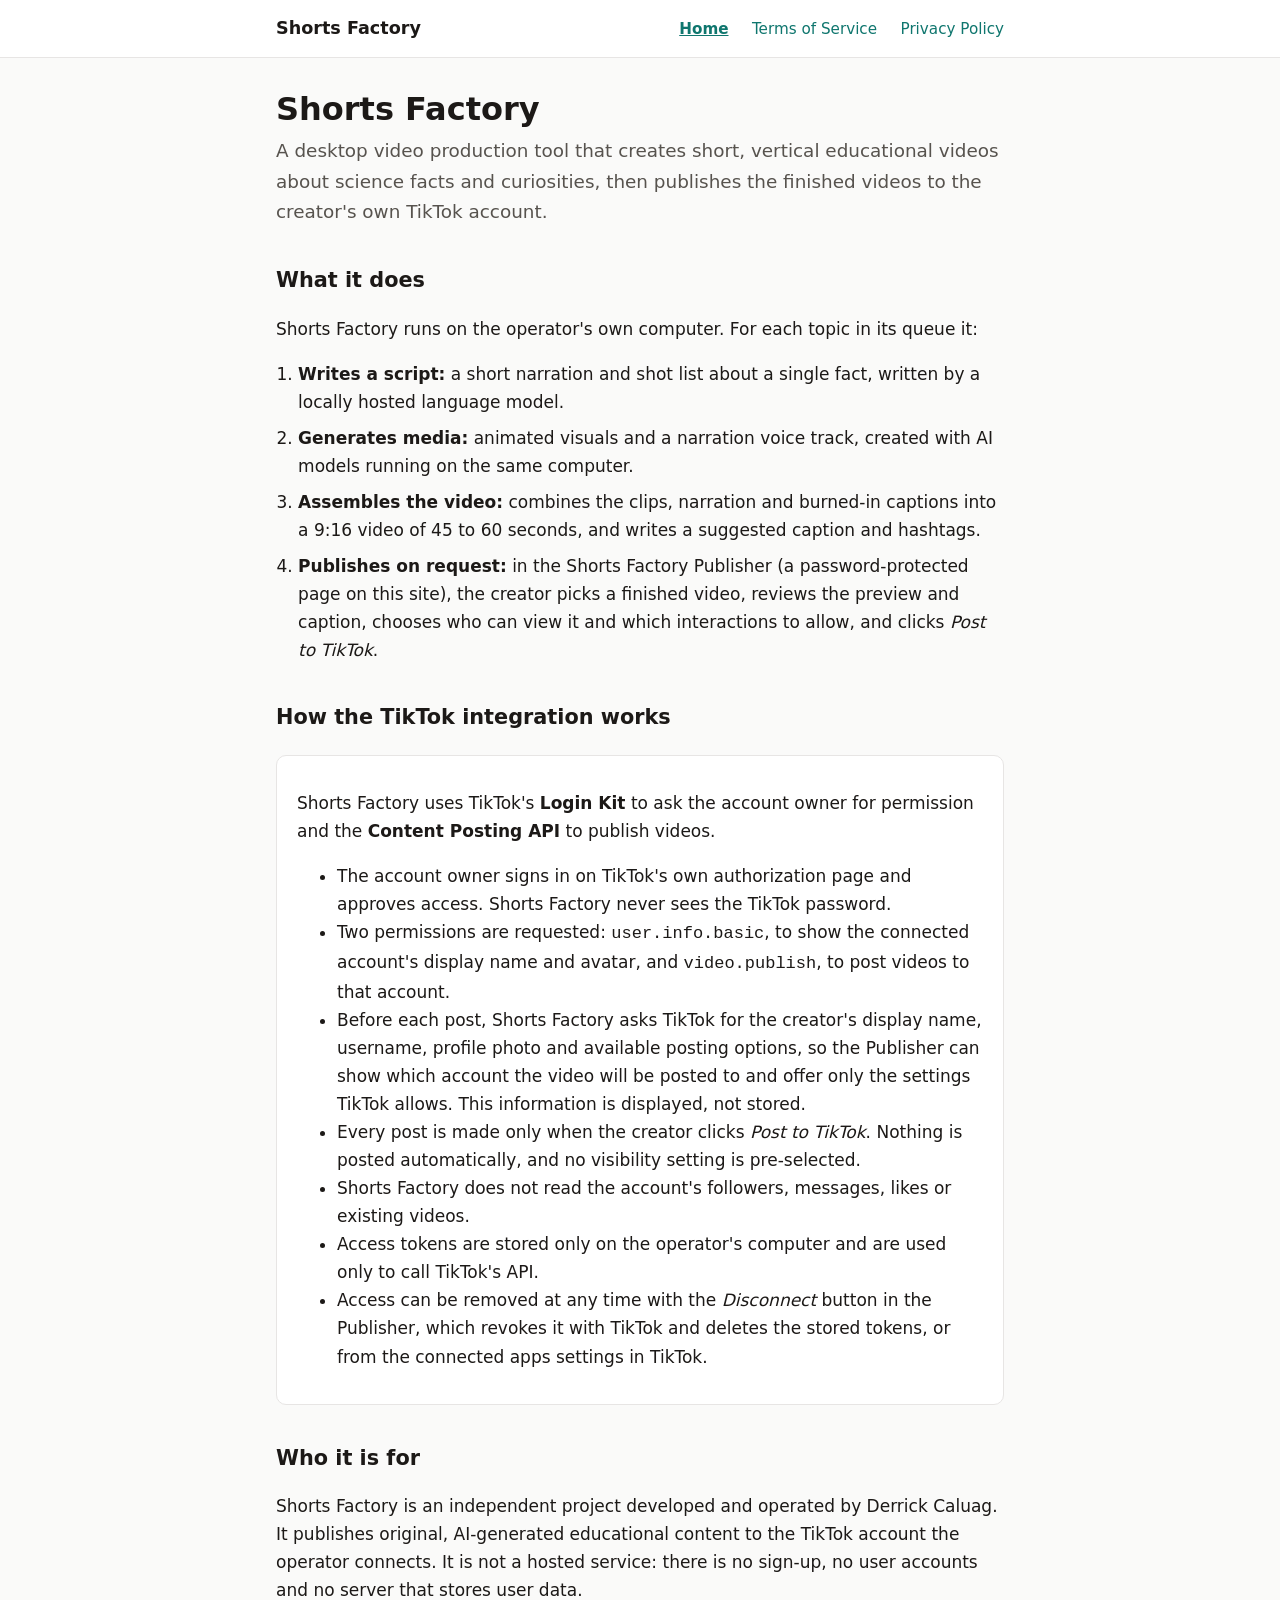
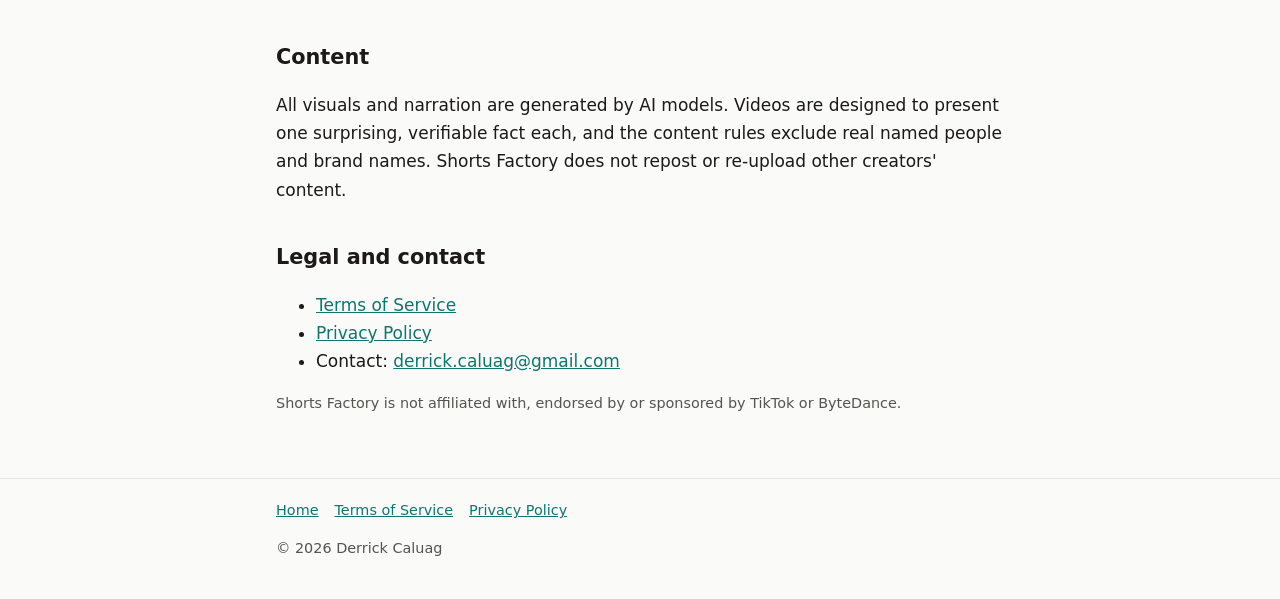
<file: docs/index.html>
<!DOCTYPE html>
<html lang="en">
<head>
  <meta charset="utf-8">
  <meta name="viewport" content="width=device-width, initial-scale=1">
  <title>Shorts Factory</title>
  <meta name="description" content="Shorts Factory is a desktop tool that produces short educational science and trivia videos and publishes them to the creator's own TikTok account.">
  <link rel="stylesheet" href="style.css">
</head>
<body>
  <header class="site">
    <div class="inner">
      <a class="brand" href="./">Shorts Factory</a>
      <nav>
        <a href="./" aria-current="page">Home</a>
        <a href="terms.html">Terms of Service</a>
        <a href="privacy.html">Privacy Policy</a>
      </nav>
    </div>
  </header>

  <main>
    <h1>Shorts Factory</h1>
    <p class="lead">A desktop video production tool that creates short, vertical educational videos about science facts and curiosities, then publishes the finished videos to the creator's own TikTok account.</p>

    <h2>What it does</h2>
    <p>Shorts Factory runs on the operator's own computer. For each topic in its queue it:</p>
    <ol class="steps">
      <li><strong>Writes a script:</strong> a short narration and shot list about a single fact, written by a locally hosted language model.</li>
      <li><strong>Generates media:</strong> animated visuals and a narration voice track, created with AI models running on the same computer.</li>
      <li><strong>Assembles the video:</strong> combines the clips, narration and burned-in captions into a 9:16 video of 45 to 60 seconds, and writes a suggested caption and hashtags.</li>
      <li><strong>Publishes on request:</strong> in the Shorts Factory Publisher (a password-protected page on this site), the creator picks a finished video, reviews the preview and caption, chooses who can view it and which interactions to allow, and clicks <em>Post to TikTok</em>.</li>
    </ol>

    <h2>How the TikTok integration works</h2>
    <div class="card">
      <p>Shorts Factory uses TikTok's <strong>Login Kit</strong> to ask the account owner for permission and the <strong>Content Posting API</strong> to publish videos.</p>
      <ul>
        <li>The account owner signs in on TikTok's own authorization page and approves access. Shorts Factory never sees the TikTok password.</li>
        <li>Two permissions are requested: <code>user.info.basic</code>, to show the connected account's display name and avatar, and <code>video.publish</code>, to post videos to that account.</li>
        <li>Before each post, Shorts Factory asks TikTok for the creator's display name, username, profile photo and available posting options, so the Publisher can show which account the video will be posted to and offer only the settings TikTok allows. This information is displayed, not stored.</li>
        <li>Every post is made only when the creator clicks <em>Post to TikTok</em>. Nothing is posted automatically, and no visibility setting is pre-selected.</li>
        <li>Shorts Factory does not read the account's followers, messages, likes or existing videos.</li>
        <li>Access tokens are stored only on the operator's computer and are used only to call TikTok's API.</li>
        <li>Access can be removed at any time with the <em>Disconnect</em> button in the Publisher, which revokes it with TikTok and deletes the stored tokens, or from the connected apps settings in TikTok.</li>
      </ul>
    </div>

    <h2>Who it is for</h2>
    <p>Shorts Factory is an independent project developed and operated by Derrick Caluag. It publishes original, AI-generated educational content to the TikTok account the operator connects. It is not a hosted service: there is no sign-up, no user accounts and no server that stores user data.</p>

    <h2>Content</h2>
    <p>All visuals and narration are generated by AI models. Videos are designed to present one surprising, verifiable fact each, and the content rules exclude real named people and brand names. Shorts Factory does not repost or re-upload other creators' content.</p>

    <h2>Legal and contact</h2>
    <ul>
      <li><a href="terms.html">Terms of Service</a></li>
      <li><a href="privacy.html">Privacy Policy</a></li>
      <li>Contact: <a href="mailto:derrick.caluag@gmail.com">derrick.caluag@gmail.com</a></li>
    </ul>
    <p class="meta">Shorts Factory is not affiliated with, endorsed by or sponsored by TikTok or ByteDance.</p>
  </main>

  <footer class="site">
    <div class="inner">
      <a href="./">Home</a><a href="terms.html">Terms of Service</a><a href="privacy.html">Privacy Policy</a>
      <p>&copy; 2026 Derrick Caluag</p>
    </div>
  </footer>
</body>
</html>
</file>
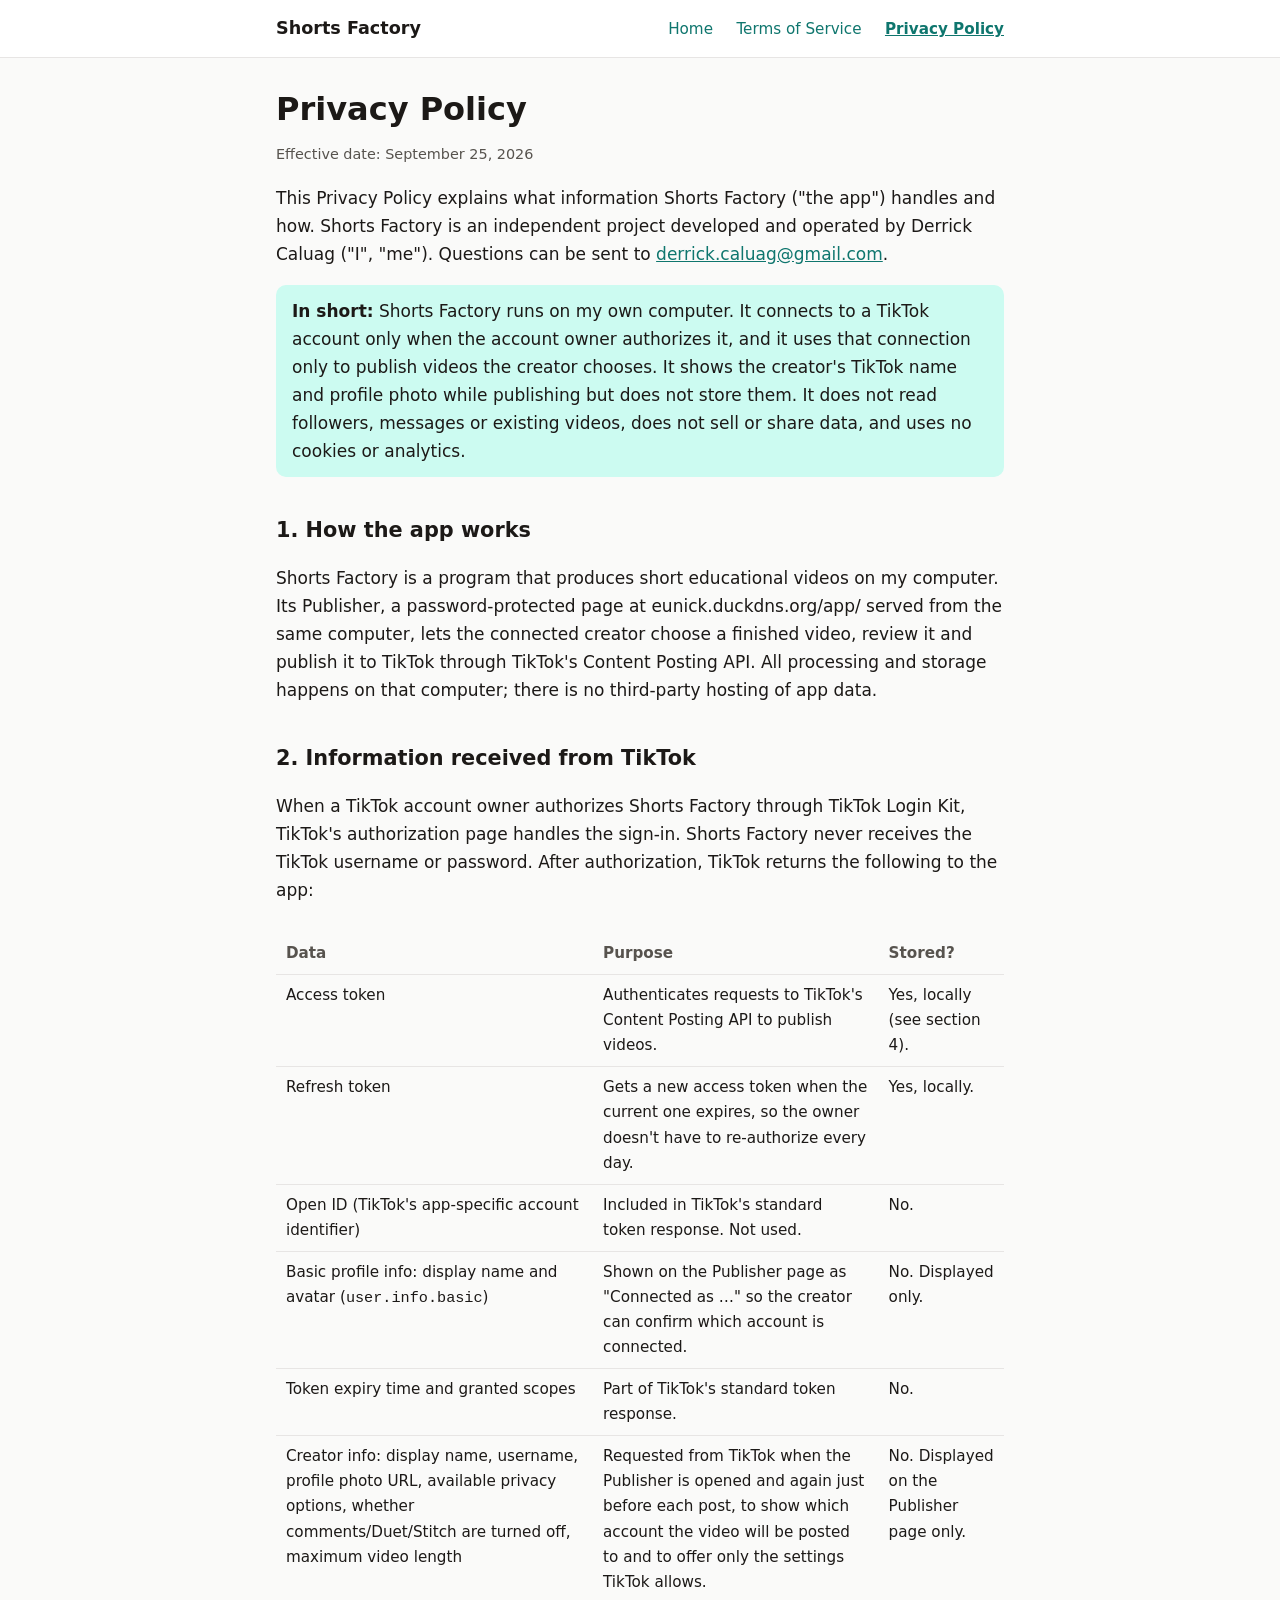
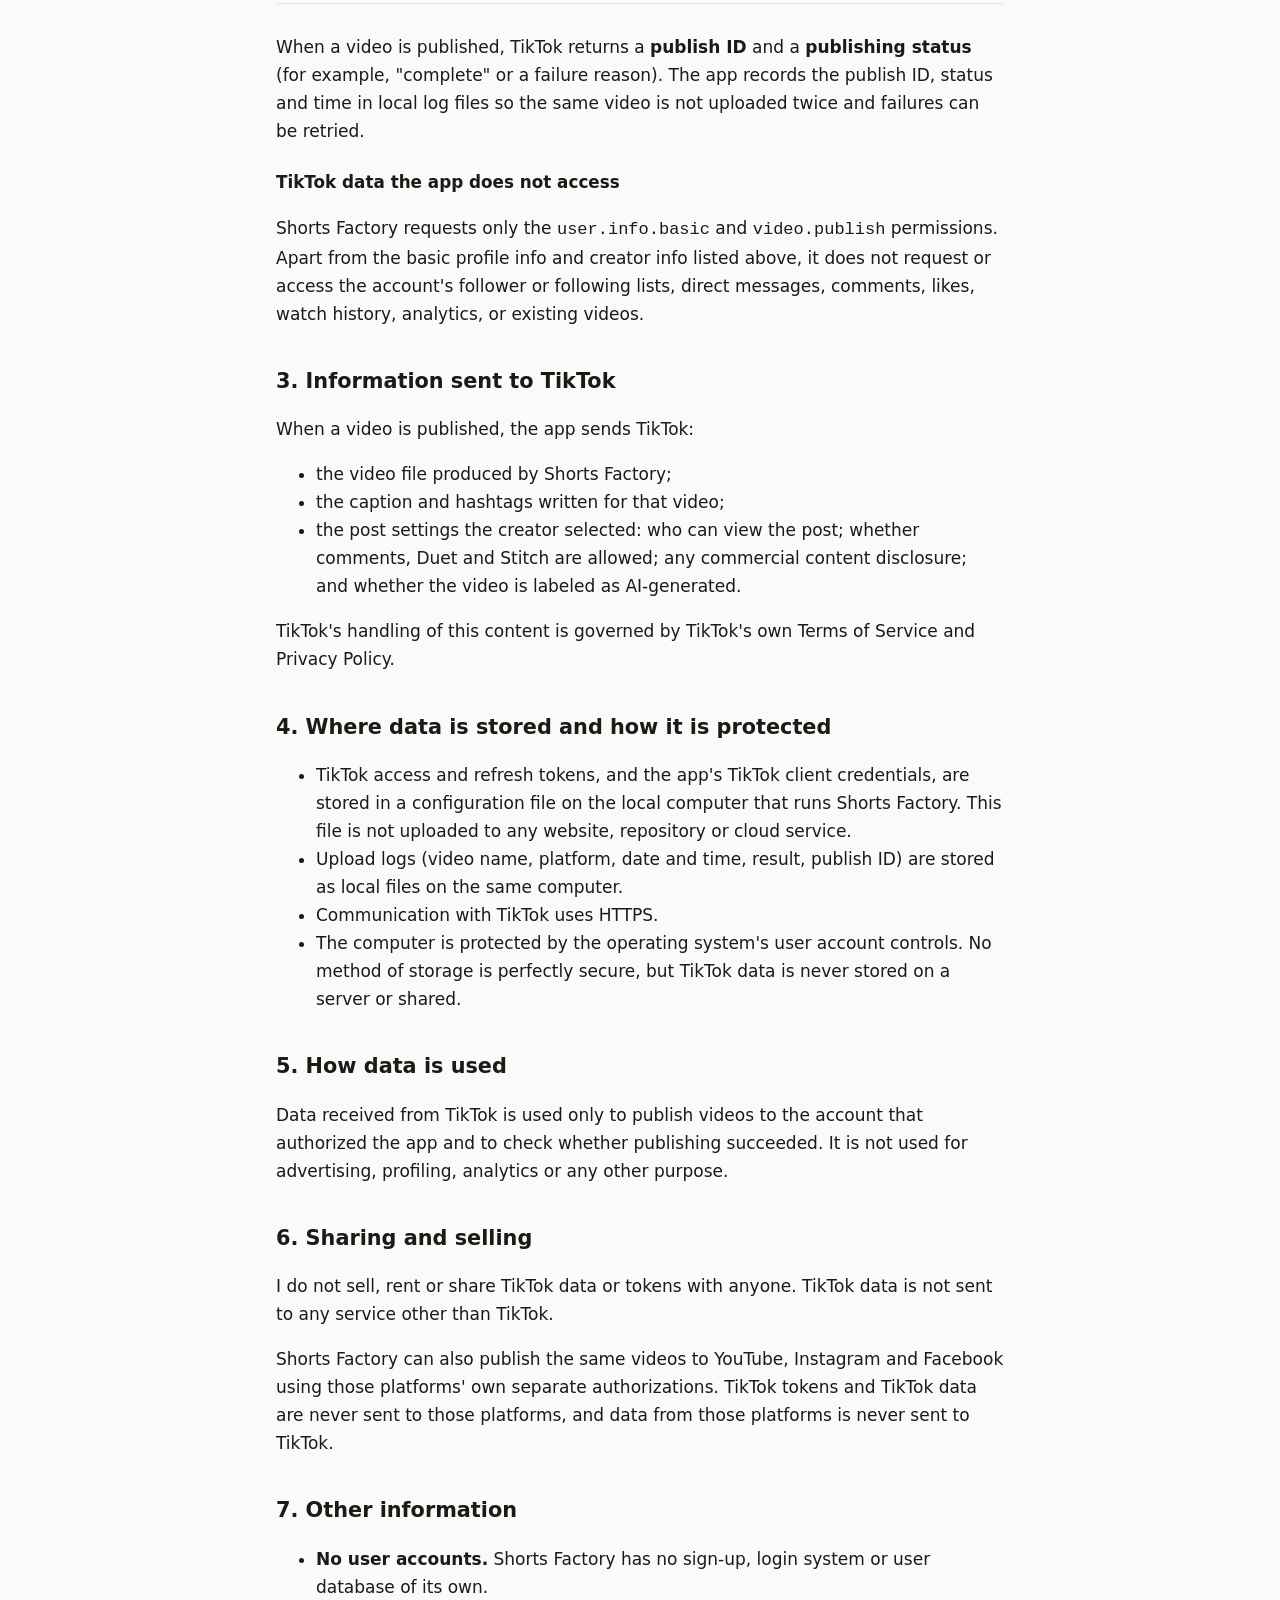
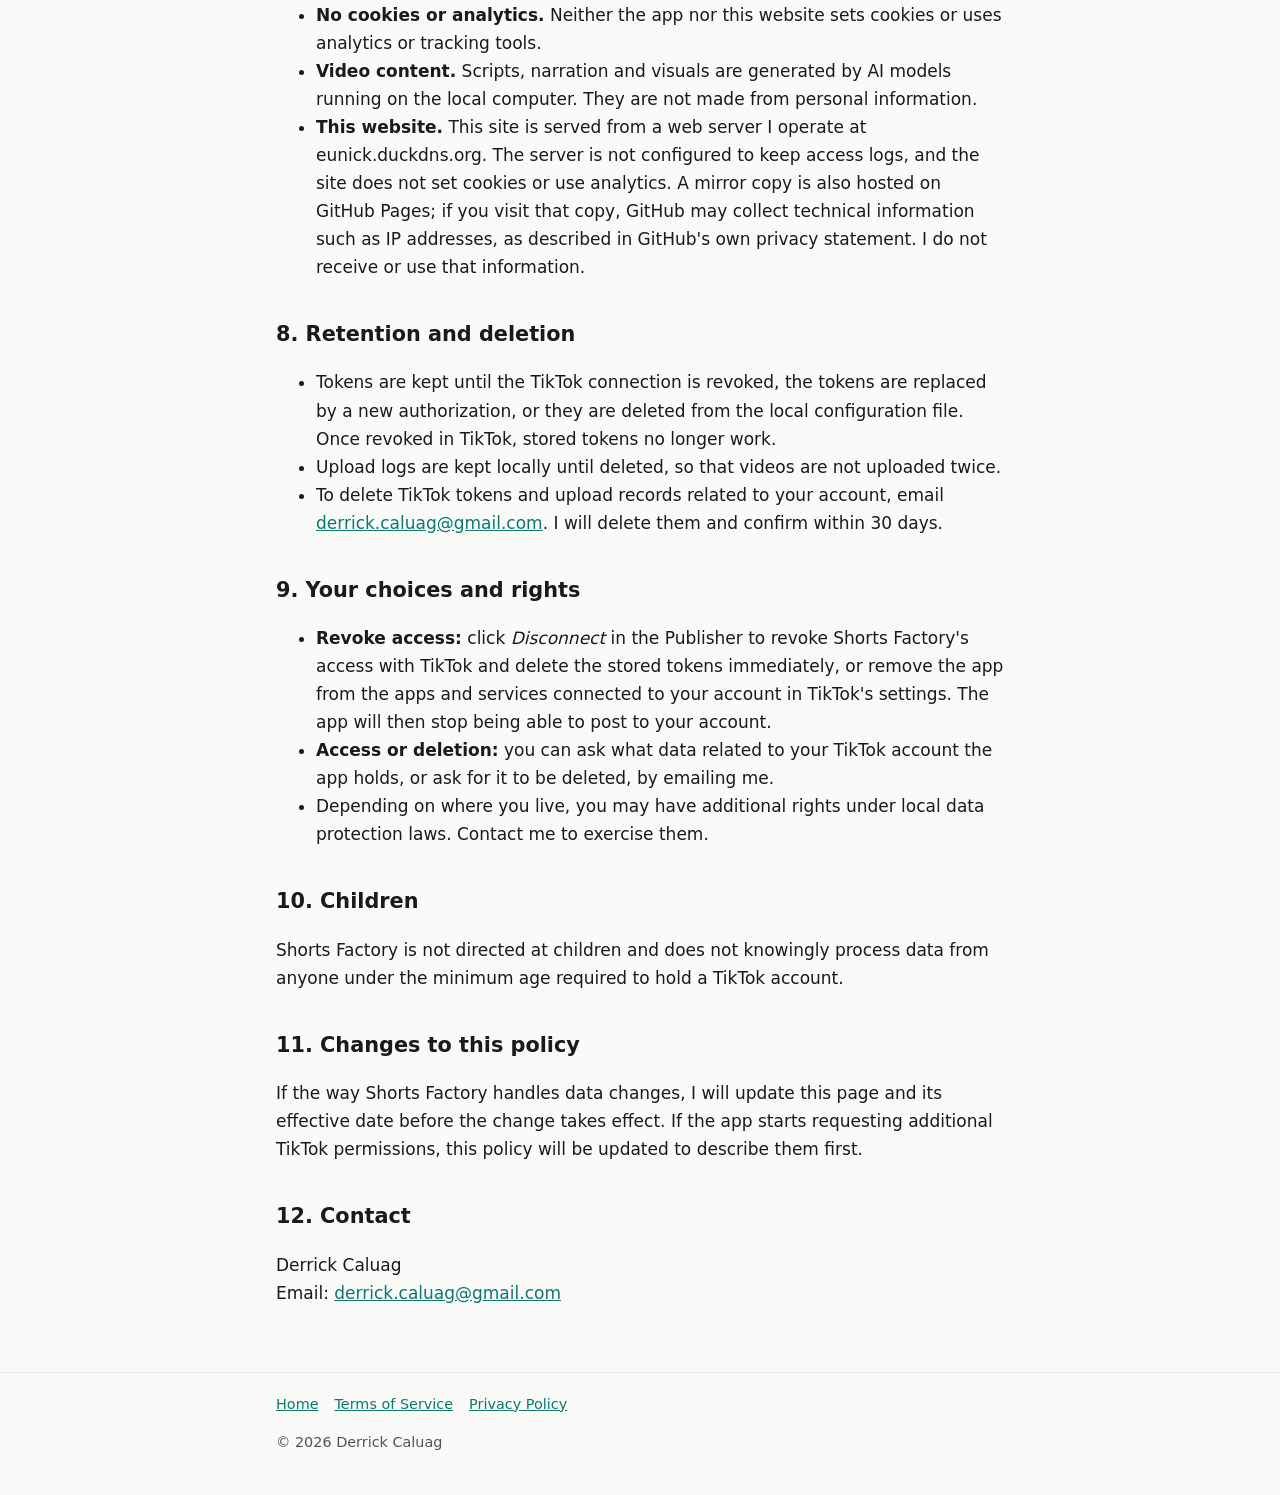
<file: docs/privacy.html>
<!DOCTYPE html>
<html lang="en">
<head>
  <meta charset="utf-8">
  <meta name="viewport" content="width=device-width, initial-scale=1">
  <title>Privacy Policy · Shorts Factory</title>
  <meta name="description" content="How Shorts Factory handles data, including data received through TikTok Login Kit and the Content Posting API.">
  <link rel="stylesheet" href="style.css">
</head>
<body>
  <header class="site">
    <div class="inner">
      <a class="brand" href="./">Shorts Factory</a>
      <nav>
        <a href="./">Home</a>
        <a href="terms.html">Terms of Service</a>
        <a href="privacy.html" aria-current="page">Privacy Policy</a>
      </nav>
    </div>
  </header>

  <main>
    <h1>Privacy Policy</h1>
    <p class="meta">Effective date: September 25, 2026</p>

    <p>This Privacy Policy explains what information Shorts Factory ("the app") handles and how. Shorts Factory is an independent project developed and operated by Derrick Caluag ("I", "me"). Questions can be sent to <a href="mailto:derrick.caluag@gmail.com">derrick.caluag@gmail.com</a>.</p>

    <div class="note">
      <strong>In short:</strong> Shorts Factory runs on my own computer. It connects to a TikTok account only when the account owner authorizes it, and it uses that connection only to publish videos the creator chooses. It shows the creator's TikTok name and profile photo while publishing but does not store them. It does not read followers, messages or existing videos, does not sell or share data, and uses no cookies or analytics.
    </div>

    <h2>1. How the app works</h2>
    <p>Shorts Factory is a program that produces short educational videos on my computer. Its Publisher, a password-protected page at eunick.duckdns.org/app/ served from the same computer, lets the connected creator choose a finished video, review it and publish it to TikTok through TikTok's Content Posting API. All processing and storage happens on that computer; there is no third-party hosting of app data.</p>

    <h2>2. Information received from TikTok</h2>
    <p>When a TikTok account owner authorizes Shorts Factory through TikTok Login Kit, TikTok's authorization page handles the sign-in. Shorts Factory never receives the TikTok username or password. After authorization, TikTok returns the following to the app:</p>
    <div class="table-wrap">
      <table>
        <thead><tr><th>Data</th><th>Purpose</th><th>Stored?</th></tr></thead>
        <tbody>
          <tr><td>Access token</td><td>Authenticates requests to TikTok's Content Posting API to publish videos.</td><td>Yes, locally (see section 4).</td></tr>
          <tr><td>Refresh token</td><td>Gets a new access token when the current one expires, so the owner doesn't have to re-authorize every day.</td><td>Yes, locally.</td></tr>
          <tr><td>Open ID (TikTok's app-specific account identifier)</td><td>Included in TikTok's standard token response. Not used.</td><td>No.</td></tr>
          <tr><td>Basic profile info: display name and avatar (<code>user.info.basic</code>)</td><td>Shown on the Publisher page as "Connected as …" so the creator can confirm which account is connected.</td><td>No. Displayed only.</td></tr>
          <tr><td>Token expiry time and granted scopes</td><td>Part of TikTok's standard token response.</td><td>No.</td></tr>
          <tr><td>Creator info: display name, username, profile photo URL, available privacy options, whether comments/Duet/Stitch are turned off, maximum video length</td><td>Requested from TikTok when the Publisher is opened and again just before each post, to show which account the video will be posted to and to offer only the settings TikTok allows.</td><td>No. Displayed on the Publisher page only.</td></tr>
        </tbody>
      </table>
    </div>
    <p>When a video is published, TikTok returns a <strong>publish ID</strong> and a <strong>publishing status</strong> (for example, "complete" or a failure reason). The app records the publish ID, status and time in local log files so the same video is not uploaded twice and failures can be retried.</p>

    <h3>TikTok data the app does not access</h3>
    <p>Shorts Factory requests only the <code>user.info.basic</code> and <code>video.publish</code> permissions. Apart from the basic profile info and creator info listed above, it does not request or access the account's follower or following lists, direct messages, comments, likes, watch history, analytics, or existing videos.</p>

    <h2>3. Information sent to TikTok</h2>
    <p>When a video is published, the app sends TikTok:</p>
    <ul>
      <li>the video file produced by Shorts Factory;</li>
      <li>the caption and hashtags written for that video;</li>
      <li>the post settings the creator selected: who can view the post; whether comments, Duet and Stitch are allowed; any commercial content disclosure; and whether the video is labeled as AI-generated.</li>
    </ul>
    <p>TikTok's handling of this content is governed by TikTok's own Terms of Service and Privacy Policy.</p>

    <h2>4. Where data is stored and how it is protected</h2>
    <ul>
      <li>TikTok access and refresh tokens, and the app's TikTok client credentials, are stored in a configuration file on the local computer that runs Shorts Factory. This file is not uploaded to any website, repository or cloud service.</li>
      <li>Upload logs (video name, platform, date and time, result, publish ID) are stored as local files on the same computer.</li>
      <li>Communication with TikTok uses HTTPS.</li>
      <li>The computer is protected by the operating system's user account controls. No method of storage is perfectly secure, but TikTok data is never stored on a server or shared.</li>
    </ul>

    <h2>5. How data is used</h2>
    <p>Data received from TikTok is used only to publish videos to the account that authorized the app and to check whether publishing succeeded. It is not used for advertising, profiling, analytics or any other purpose.</p>

    <h2>6. Sharing and selling</h2>
    <p>I do not sell, rent or share TikTok data or tokens with anyone. TikTok data is not sent to any service other than TikTok.</p>
    <p>Shorts Factory can also publish the same videos to YouTube, Instagram and Facebook using those platforms' own separate authorizations. TikTok tokens and TikTok data are never sent to those platforms, and data from those platforms is never sent to TikTok.</p>

    <h2>7. Other information</h2>
    <ul>
      <li><strong>No user accounts.</strong> Shorts Factory has no sign-up, login system or user database of its own.</li>
      <li><strong>No cookies or analytics.</strong> Neither the app nor this website sets cookies or uses analytics or tracking tools.</li>
      <li><strong>Video content.</strong> Scripts, narration and visuals are generated by AI models running on the local computer. They are not made from personal information.</li>
      <li><strong>This website.</strong> This site is served from a web server I operate at eunick.duckdns.org. The server is not configured to keep access logs, and the site does not set cookies or use analytics. A mirror copy is also hosted on GitHub Pages; if you visit that copy, GitHub may collect technical information such as IP addresses, as described in GitHub's own privacy statement. I do not receive or use that information.</li>
    </ul>

    <h2>8. Retention and deletion</h2>
    <ul>
      <li>Tokens are kept until the TikTok connection is revoked, the tokens are replaced by a new authorization, or they are deleted from the local configuration file. Once revoked in TikTok, stored tokens no longer work.</li>
      <li>Upload logs are kept locally until deleted, so that videos are not uploaded twice.</li>
      <li>To delete TikTok tokens and upload records related to your account, email <a href="mailto:derrick.caluag@gmail.com">derrick.caluag@gmail.com</a>. I will delete them and confirm within 30 days.</li>
    </ul>

    <h2>9. Your choices and rights</h2>
    <ul>
      <li><strong>Revoke access:</strong> click <em>Disconnect</em> in the Publisher to revoke Shorts Factory's access with TikTok and delete the stored tokens immediately, or remove the app from the apps and services connected to your account in TikTok's settings. The app will then stop being able to post to your account.</li>
      <li><strong>Access or deletion:</strong> you can ask what data related to your TikTok account the app holds, or ask for it to be deleted, by emailing me.</li>
      <li>Depending on where you live, you may have additional rights under local data protection laws. Contact me to exercise them.</li>
    </ul>

    <h2>10. Children</h2>
    <p>Shorts Factory is not directed at children and does not knowingly process data from anyone under the minimum age required to hold a TikTok account.</p>

    <h2>11. Changes to this policy</h2>
    <p>If the way Shorts Factory handles data changes, I will update this page and its effective date before the change takes effect. If the app starts requesting additional TikTok permissions, this policy will be updated to describe them first.</p>

    <h2>12. Contact</h2>
    <p>Derrick Caluag<br>Email: <a href="mailto:derrick.caluag@gmail.com">derrick.caluag@gmail.com</a></p>
  </main>

  <footer class="site">
    <div class="inner">
      <a href="./">Home</a><a href="terms.html">Terms of Service</a><a href="privacy.html">Privacy Policy</a>
      <p>&copy; 2026 Derrick Caluag</p>
    </div>
  </footer>
</body>
</html>
</file>
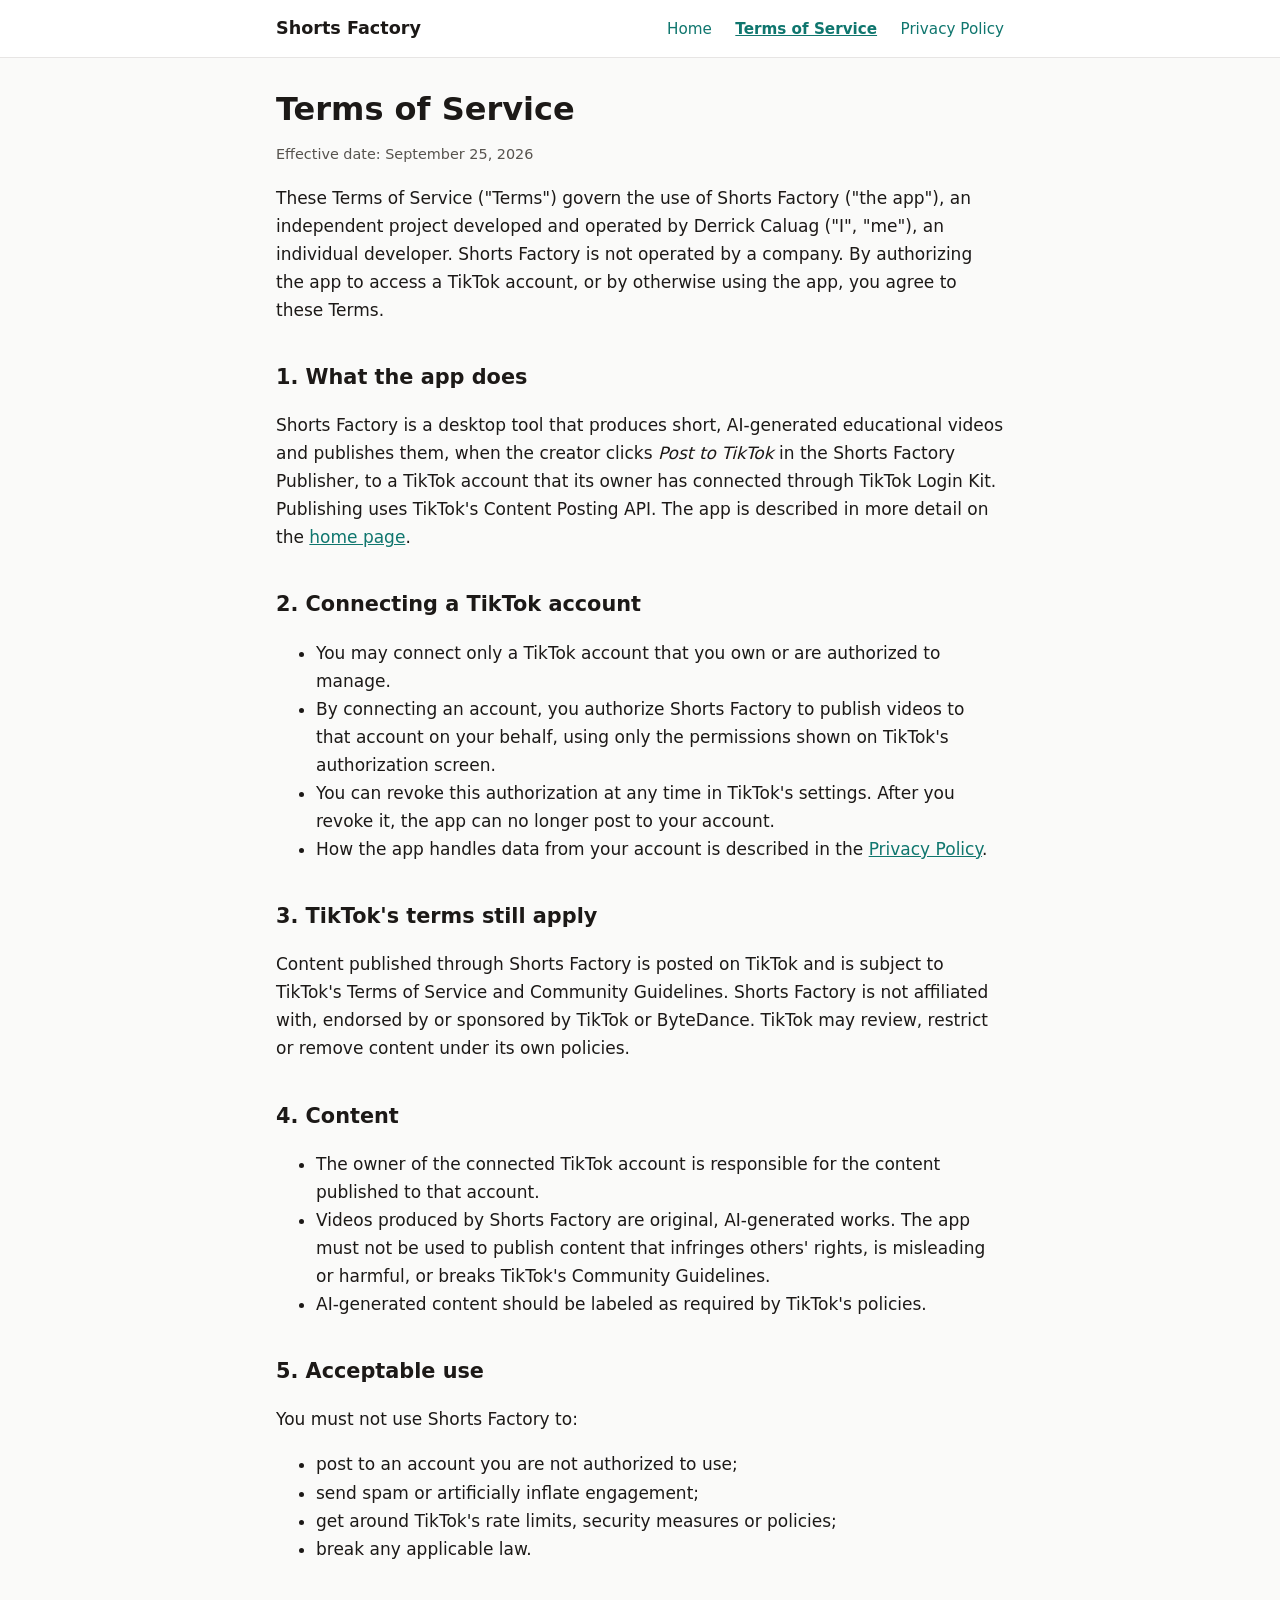
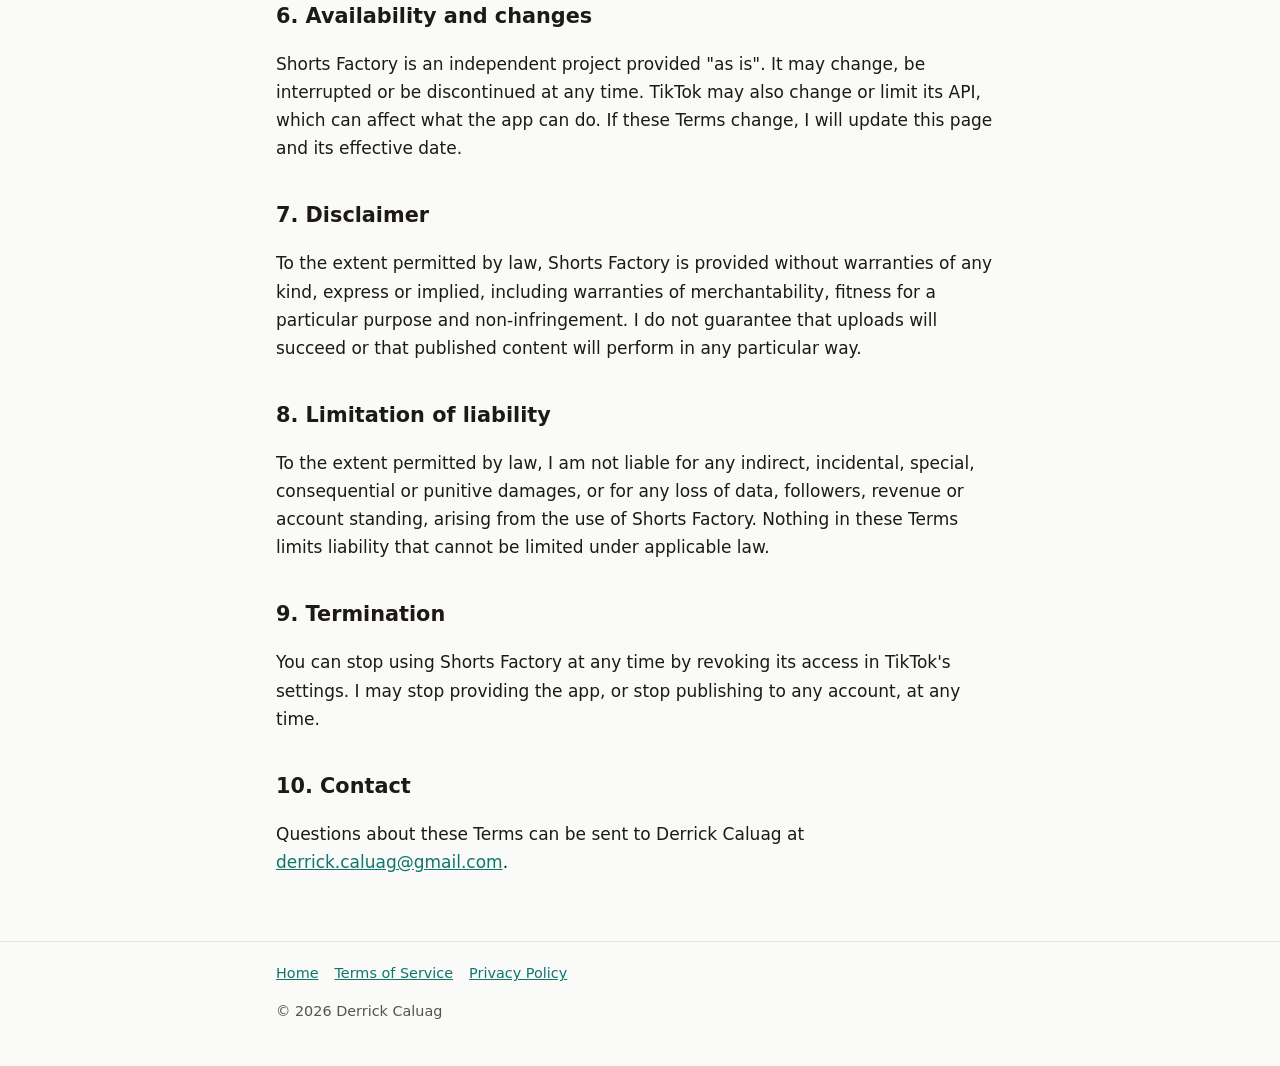
<file: docs/terms.html>
<!DOCTYPE html>
<html lang="en">
<head>
  <meta charset="utf-8">
  <meta name="viewport" content="width=device-width, initial-scale=1">
  <title>Terms of Service · Shorts Factory</title>
  <meta name="description" content="Terms of Service for Shorts Factory, a desktop tool that publishes short educational videos to TikTok.">
  <link rel="stylesheet" href="style.css">
</head>
<body>
  <header class="site">
    <div class="inner">
      <a class="brand" href="./">Shorts Factory</a>
      <nav>
        <a href="./">Home</a>
        <a href="terms.html" aria-current="page">Terms of Service</a>
        <a href="privacy.html">Privacy Policy</a>
      </nav>
    </div>
  </header>

  <main>
    <h1>Terms of Service</h1>
    <p class="meta">Effective date: September 25, 2026</p>

    <p>These Terms of Service ("Terms") govern the use of Shorts Factory ("the app"), an independent project developed and operated by Derrick Caluag ("I", "me"), an individual developer. Shorts Factory is not operated by a company. By authorizing the app to access a TikTok account, or by otherwise using the app, you agree to these Terms.</p>

    <h2>1. What the app does</h2>
    <p>Shorts Factory is a desktop tool that produces short, AI-generated educational videos and publishes them, when the creator clicks <em>Post to TikTok</em> in the Shorts Factory Publisher, to a TikTok account that its owner has connected through TikTok Login Kit. Publishing uses TikTok's Content Posting API. The app is described in more detail on the <a href="./">home page</a>.</p>

    <h2>2. Connecting a TikTok account</h2>
    <ul>
      <li>You may connect only a TikTok account that you own or are authorized to manage.</li>
      <li>By connecting an account, you authorize Shorts Factory to publish videos to that account on your behalf, using only the permissions shown on TikTok's authorization screen.</li>
      <li>You can revoke this authorization at any time in TikTok's settings. After you revoke it, the app can no longer post to your account.</li>
      <li>How the app handles data from your account is described in the <a href="privacy.html">Privacy Policy</a>.</li>
    </ul>

    <h2>3. TikTok's terms still apply</h2>
    <p>Content published through Shorts Factory is posted on TikTok and is subject to TikTok's Terms of Service and Community Guidelines. Shorts Factory is not affiliated with, endorsed by or sponsored by TikTok or ByteDance. TikTok may review, restrict or remove content under its own policies.</p>

    <h2>4. Content</h2>
    <ul>
      <li>The owner of the connected TikTok account is responsible for the content published to that account.</li>
      <li>Videos produced by Shorts Factory are original, AI-generated works. The app must not be used to publish content that infringes others' rights, is misleading or harmful, or breaks TikTok's Community Guidelines.</li>
      <li>AI-generated content should be labeled as required by TikTok's policies.</li>
    </ul>

    <h2>5. Acceptable use</h2>
    <p>You must not use Shorts Factory to:</p>
    <ul>
      <li>post to an account you are not authorized to use;</li>
      <li>send spam or artificially inflate engagement;</li>
      <li>get around TikTok's rate limits, security measures or policies;</li>
      <li>break any applicable law.</li>
    </ul>

    <h2>6. Availability and changes</h2>
    <p>Shorts Factory is an independent project provided "as is". It may change, be interrupted or be discontinued at any time. TikTok may also change or limit its API, which can affect what the app can do. If these Terms change, I will update this page and its effective date.</p>

    <h2>7. Disclaimer</h2>
    <p>To the extent permitted by law, Shorts Factory is provided without warranties of any kind, express or implied, including warranties of merchantability, fitness for a particular purpose and non-infringement. I do not guarantee that uploads will succeed or that published content will perform in any particular way.</p>

    <h2>8. Limitation of liability</h2>
    <p>To the extent permitted by law, I am not liable for any indirect, incidental, special, consequential or punitive damages, or for any loss of data, followers, revenue or account standing, arising from the use of Shorts Factory. Nothing in these Terms limits liability that cannot be limited under applicable law.</p>

    <h2>9. Termination</h2>
    <p>You can stop using Shorts Factory at any time by revoking its access in TikTok's settings. I may stop providing the app, or stop publishing to any account, at any time.</p>

    <h2>10. Contact</h2>
    <p>Questions about these Terms can be sent to Derrick Caluag at <a href="mailto:derrick.caluag@gmail.com">derrick.caluag@gmail.com</a>.</p>
  </main>

  <footer class="site">
    <div class="inner">
      <a href="./">Home</a><a href="terms.html">Terms of Service</a><a href="privacy.html">Privacy Policy</a>
      <p>&copy; 2026 Derrick Caluag</p>
    </div>
  </footer>
</body>
</html>
</file>
<file: docs/style.css>
:root {
  --bg: #fafaf9;
  --surface: #ffffff;
  --text: #1c1917;
  --muted: #57534e;
  --border: #e7e5e4;
  --accent: #0f766e;
  --accent-soft: #ccfbf1;
}

@media (prefers-color-scheme: dark) {
  :root {
    --bg: #0c0a09;
    --surface: #1c1917;
    --text: #f5f5f4;
    --muted: #a8a29e;
    --border: #292524;
    --accent: #5eead4;
    --accent-soft: #134e4a;
  }
}

* { box-sizing: border-box; }

html { -webkit-text-size-adjust: 100%; }

body {
  margin: 0;
  background: var(--bg);
  color: var(--text);
  font: 17px/1.65 system-ui, -apple-system, "Segoe UI", Roboto, Helvetica, Arial, sans-serif;
}

a { color: var(--accent); }

header.site {
  border-bottom: 1px solid var(--border);
  background: var(--surface);
}

header.site .inner,
main,
footer.site .inner {
  max-width: 760px;
  margin: 0 auto;
  padding: 0 16px;
}

header.site .inner {
  display: flex;
  flex-wrap: wrap;
  align-items: center;
  justify-content: space-between;
  gap: 8px 24px;
  padding-top: 14px;
  padding-bottom: 14px;
}

.brand {
  font-weight: 700;
  font-size: 1.1rem;
  color: var(--text);
  text-decoration: none;
}

nav a {
  margin-left: 18px;
  text-decoration: none;
  font-size: 0.95rem;
}
nav a:first-child { margin-left: 0; }
nav a[aria-current="page"] { font-weight: 600; text-decoration: underline; }

main { padding-top: 32px; padding-bottom: 48px; }

h1 { font-size: 2rem; line-height: 1.2; margin: 0 0 8px; }
h2 { font-size: 1.3rem; margin: 36px 0 8px; }
h3 { font-size: 1.05rem; margin: 24px 0 4px; }

.lead { font-size: 1.15rem; color: var(--muted); margin-top: 0; }
.meta { color: var(--muted); font-size: 0.9rem; }

.card {
  background: var(--surface);
  border: 1px solid var(--border);
  border-radius: 10px;
  padding: 16px 20px;
  margin: 20px 0;
}

.note {
  background: var(--accent-soft);
  border-radius: 10px;
  padding: 12px 16px;
}

ol.steps { padding-left: 1.3em; }
ol.steps li { margin-bottom: 8px; }

table {
  width: 100%;
  border-collapse: collapse;
  font-size: 0.95rem;
  margin: 12px 0;
}
th, td {
  text-align: left;
  vertical-align: top;
  padding: 8px 10px;
  border-bottom: 1px solid var(--border);
}
th { color: var(--muted); font-weight: 600; }
.table-wrap { overflow-x: auto; }

footer.site {
  border-top: 1px solid var(--border);
  color: var(--muted);
  font-size: 0.9rem;
}
footer.site .inner { padding-top: 20px; padding-bottom: 28px; }
footer.site a { margin-right: 16px; }
</file>
